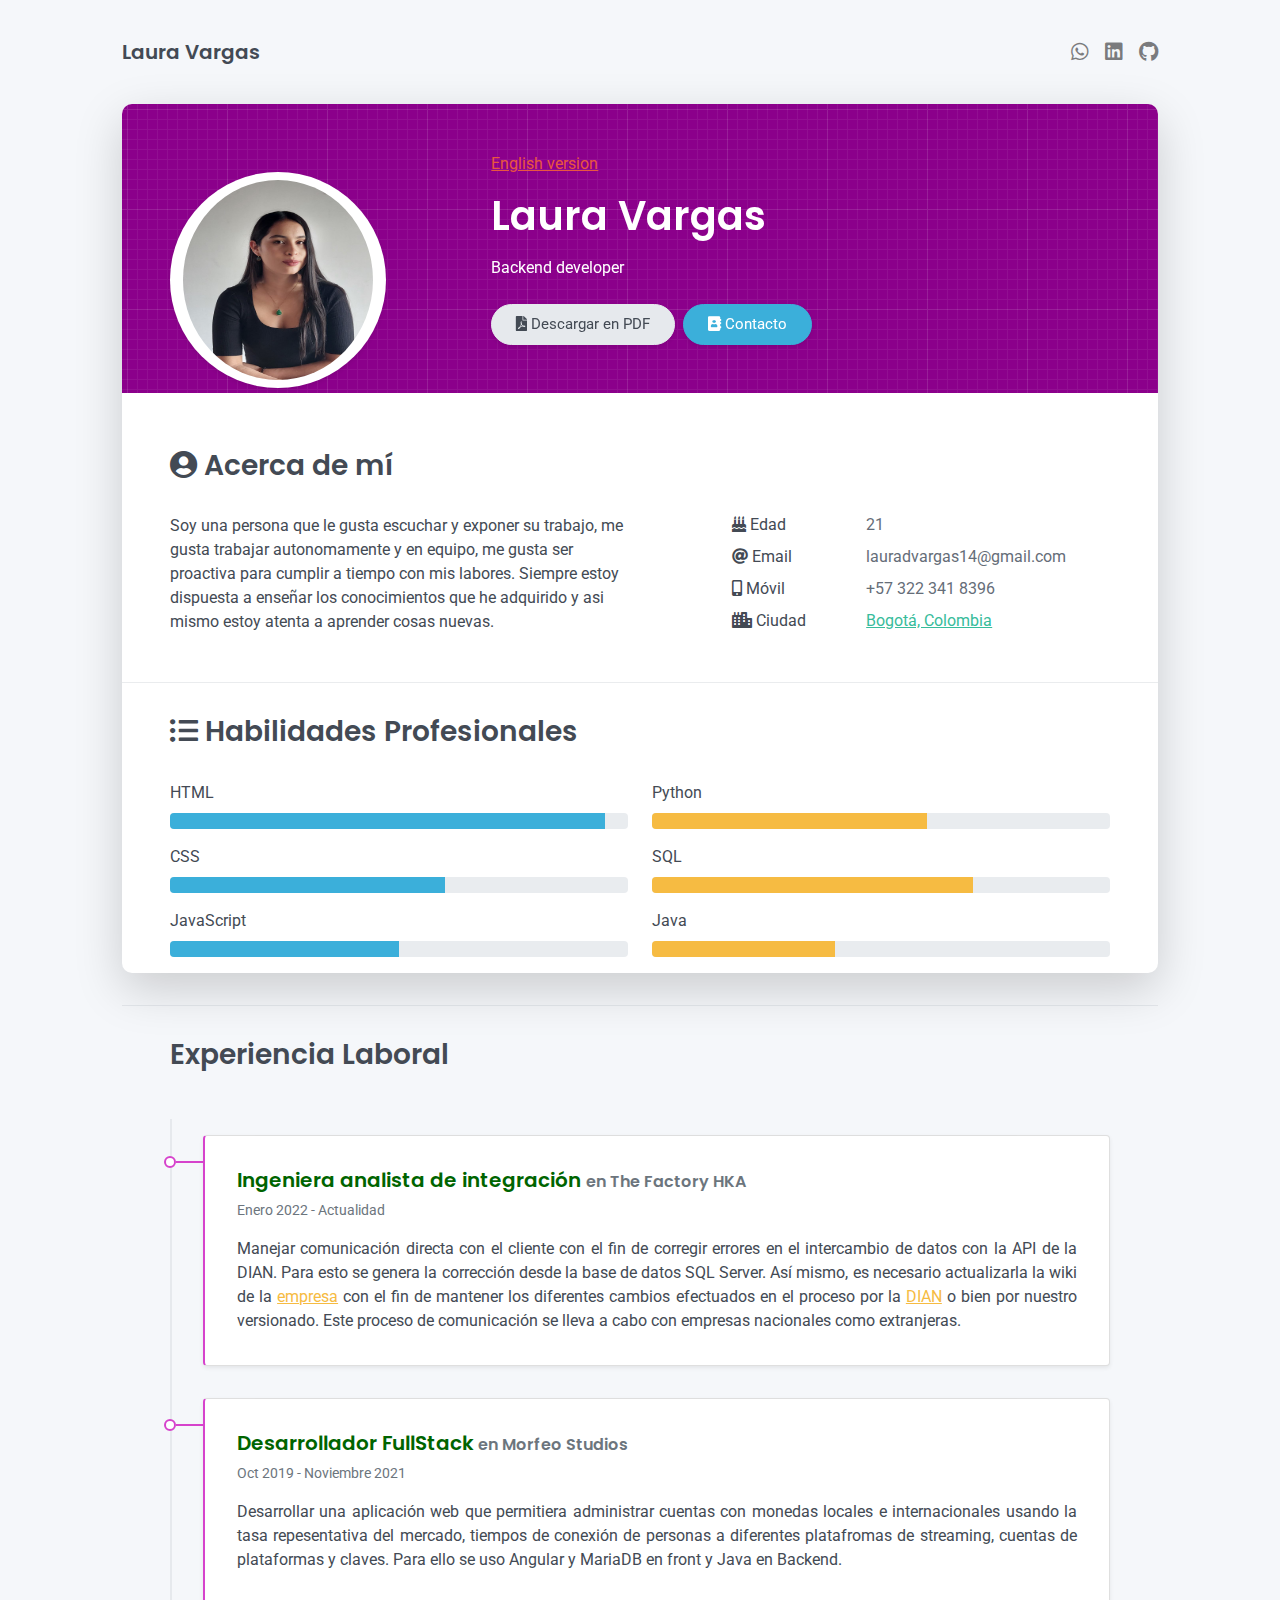
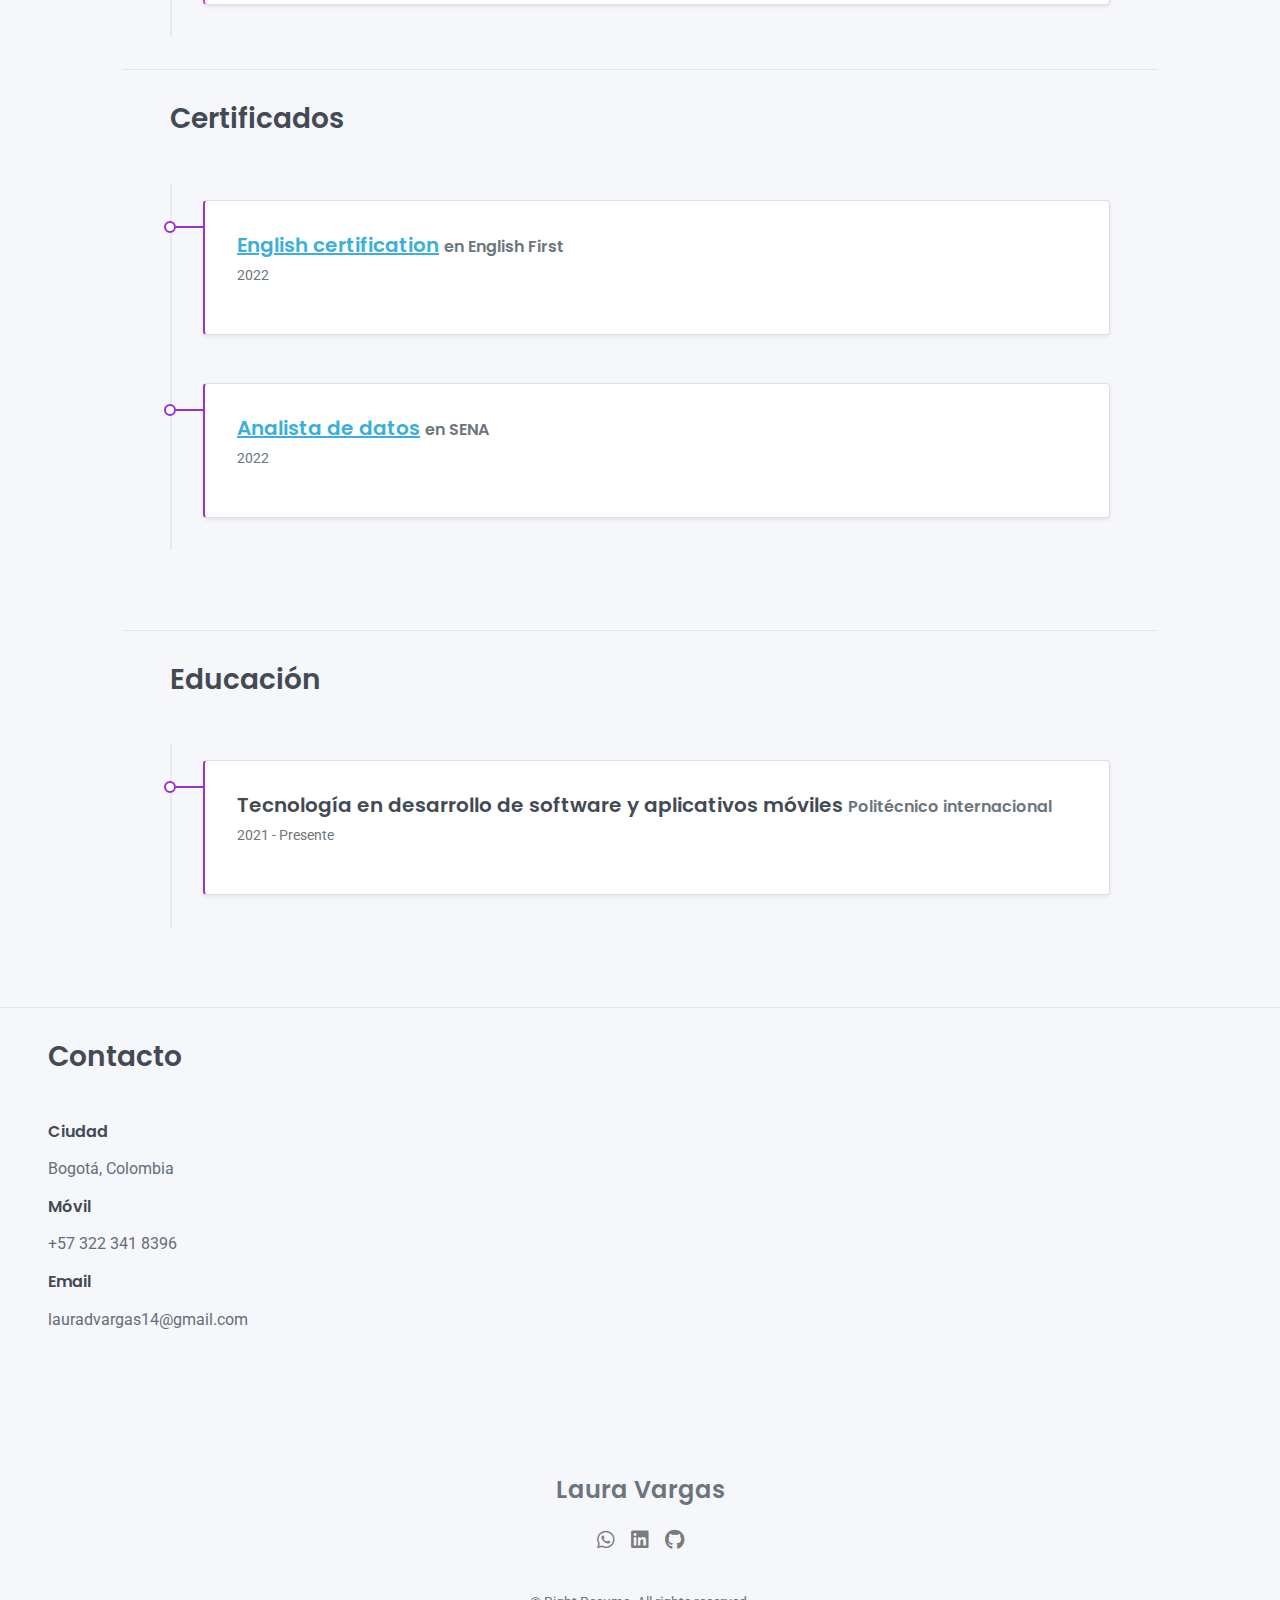
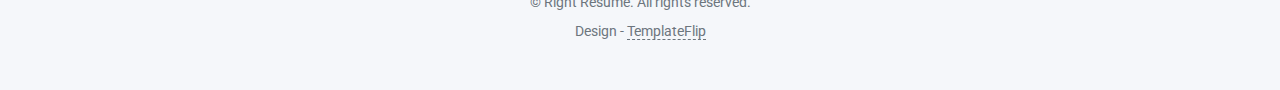
<file: index.html>
<!DOCTYPE html>
<html lang="es">

<head>
  <meta charset="UTF-8">
  <meta http-equiv="X-UA-Compatible" content="IE=edge">
  <meta name="viewport" content="width=device-width, initial-scale=1">
  <title>Curriculum Vitae</title>
  <link rel="preconnect" href="https://fonts.gstatic.com" crossorigin="crossorigin" />
  <link rel="preload" as="style"
    href="https://fonts.googleapis.com/css2?family=Poppins:wght@600&amp;family=Roboto:wght@300;400;500;700&amp;display=swap" />
  <link rel="stylesheet"
    href="https://fonts.googleapis.com/css2?family=Poppins:wght@600&amp;family=Roboto:wght@300;400;500;700&amp;display=swap"
    media="print" onload="this.media='all'" />
  <noscript>
    <link rel="stylesheet"
      href="https://fonts.googleapis.com/css2?family=Poppins:wght@600&amp;family=Roboto:wght@300;400;500;700&amp;display=swap" />
  </noscript>
  <link href="./css/font-awesome/css/all.min.css?ver=1.2.0" rel="stylesheet">
  <link href="./css/bootstrap.min.css?ver=1.2.0" rel="stylesheet">
  <link href="./css/aos.css?ver=1.2.0" rel="stylesheet">
  <link href="./css/main.css?ver=1.2.0" rel="stylesheet">
  <noscript>
    <style type="text/css">
      [data-aos] {
        opacity: 1 !important;
        transform: translate(0) scale(1) !important;
      }
    </style>
  </noscript>
</head>

  <body
    id="top"
    data-aos-easing="ease"
    data-aos-duration="1000"
    data-aos-delay="0"
  >
    <header class="d-print-none">
      <div class="container text-center text-lg-left">
        <div class="py-3 clearfix">
          <h1 class="site-title mb-0">Laura Vargas</h1>
          <div class="site-nav">
            <nav role="navigation">
              <ul class="nav justify-content-center">
                <li class="nav-item">
                  <a
                    class="nav-link"
                    target="_blank"
                    href="https://api.whatsapp.com/send?phone=573223418396&amp;text=Hola%20Laura,%20Me%20gustar%C3%ADa%20saber%20mas%20de%20tu%20trabajo"
                    title="WhatsApp"
                    ><i class="fab fa-whatsapp"></i
                    ><span class="menu-title sr-only">WhatsApp</span></a
                  >
                </li>
                <li class="nav-item">
                  <a
                    class="nav-link"
                    target="_blank"
                    href="https://www.linkedin.com/in/lauradvargas/"
                    title="Linkedin"
                    ><i class="fab fa-linkedin"></i
                    ><span class="menu-title sr-only">Linkedin</span></a
                  >
                </li>
                <li class="nav-item">
                  <a
                    class="nav-link"
                    target="_blank"
                    href="https://github.com/devlauraV"
                    title="Github"
                    ><i class="fab fa-github"></i
                    ><span class="menu-title sr-only">Github</span></a
                  >
                </li>
              </ul>
            </nav>
          </div>
        </div>
      </div>
    </header>
    <div class="page-content">
      <div class="container">
        <div class="cover shadow-lg bg-white">
          <div class="cover-bg p-3 p-lg-4 text-white">
            <div class="row">
              <div class="col-lg-4 col-md-5">
                <div class="avatar hover-effect bg-white shadow-sm p-1">
                  <img
                    src="./images/avatar.jpg"
                    width="190"
                    height="200"
                  />
                </div>
              </div>
              <div class="col-lg-8 col-md-7 text-center text-md-start">
                <p>
                  <a
                    href="./index_en.html"
                    class="link-danger"
                    >English version</a
                  >
                </p>
                <h2
                  class="h1 mt-2 aos-init aos-animate"
                  data-aos="fade-left"
                  data-aos-delay="0"
                >
                  Laura Vargas
                </h2>
                <p
                  data-aos="fade-left"
                  data-aos-delay="100"
                  class="aos-init aos-animate"
                >
                  Backend developer
                </p>
                <div
                  class="d-print-none aos-init aos-animate"
                  data-aos="fade-left"
                  data-aos-delay="200"
                >
                  <a
                    class="btn btn-light text-dark shadow-sm mt-1 me-1"
                    href="#"
                    target="_blank"
                    ><i class="fas fa-file-pdf"></i> Descargar en PDF</a
                  ><a
                    class="btn btn-info shadow-sm mt-1"
                    href="#contact"
                    ><i class="fas fa-address-book"></i> Contacto</a
                  >
                </div>
              </div>
            </div>
          </div>
          <div class="about-section pt-4 px-3 px-lg-4 mt-1">
            <div class="row">
              <div class="col-md-6">
                <h2 class="h3 mb-3">
                  <i class="fas fa-user-circle"></i> Acerca de mí
                </h2>
                <p>
                  Soy una persona que le gusta escuchar y exponer su trabajo, me
                  gusta trabajar autonomamente y en equipo, me gusta ser
                  proactiva para cumplir a tiempo con mis labores. Siempre estoy
                  dispuesta a enseñar los conocimientos que he adquirido y asi
                  mismo estoy atenta a aprender cosas nuevas.
                </p>
              </div>
              <div class="col-md-5 offset-md-1">
                <br /><br />
                <div class="row mt-2">
                  <div class="col-sm-4">
                    <div class="pb-1">
                      <i class="fas fa-birthday-cake"></i> Edad
                    </div>
                  </div>
                  <div class="col-sm-8">
                    <div class="pb-1 text-secondary">21</div>
                  </div>
                  <div class="col-sm-4">
                    <div class="pb-1"><i class="fas fa-at"></i> Email</div>
                  </div>
                  <div class="col-sm-8">
                    <div class="pb-1 text-secondary">
                      lauradvargas14@gmail.com
                    </div>
                  </div>
                  <div class="col-sm-4">
                    <div class="pb-1">
                      <i class="fas fa-mobile-alt"></i> Móvil
                    </div>
                  </div>
                  <div class="col-sm-8">
                    <div class="pb-1 text-secondary">+57 322 341 8396</div>
                  </div>
                  <div class="col-sm-4">
                    <div class="pb-1"><i class="fas fa-city"></i> Ciudad</div>
                  </div>
                  <div class="col-sm-8">
                    <div class="pb-1 text-secondary">
                      <a
                        target="_blank"
                        href="https://www.openstreetmap.org/#map=15/4.6664/-74.1172"
                        class="link-success"
                        >Bogotá, Colombia</a
                      >
                    </div>
                  </div>
                </div>
              </div>
            </div>
          </div>
          <hr class="d-print-none" />
          <div class="skills-section px-3 px-lg-4">
            <h2 class="h3 mb-3">
              <i class="fas fa-list-ul"></i> Habilidades Profesionales
            </h2>
            <div class="row">
              <div class="col-md-6">
                <div class="mb-2"><span>HTML</span>
                  <div class="progress my-1">
                    <div class="progress-bar bg-info" role="progressbar" data-aos="zoom-in-right" data-aos-delay="100"
                      data-aos-anchor=".skills-section" style="width: 95%" aria-valuenow="95" aria-valuemin="0"
                      aria-valuemax="100"></div>
                  </div>
                </div>
                <div class="mb-2"><span>CSS</span>
                  <div class="progress my-1">
                    <div class="progress-bar bg-info" role="progressbar" data-aos="zoom-in-right" data-aos-delay="200"
                      data-aos-anchor=".skills-section" style="width: 60%" aria-valuenow="75" aria-valuemin="0"
                      aria-valuemax="100"></div>
                  </div>
                </div>
                <div class="mb-2"><span>JavaScript</span>
                  <div class="progress my-1">
                    <div class="progress-bar bg-info" role="progressbar" data-aos="zoom-in-right" data-aos-delay="300"
                      data-aos-anchor=".skills-section" style="width: 50%" aria-valuenow="85" aria-valuemin="0"
                      aria-valuemax="100"></div>
                  </div>
                </div>
              </div>
              <div class="col-md-6">
                <div class="mb-2"><span>Python</span>
                  <div class="progress my-1">
                    <div class="progress-bar bg-warning" role="progressbar" data-aos="zoom-in-right" data-aos-delay="400"
                      data-aos-anchor=".skills-section" style="width: 60%" aria-valuenow="80" aria-valuemin="0"
                      aria-valuemax="100">
                    </div>
                  </div>
                </div>
              <div class="mb-2"><span>SQL</span>
                <div class="progress my-1">
                  <div class="progress-bar bg-warning" role="progressbar" data-aos="zoom-in-right" data-aos-delay="500"
                    data-aos-anchor=".skills-section" style="width: 70%" aria-valuenow="75" aria-valuemin="0"
                    aria-valuemax="100"></div>
                </div>
              </div>
            <div class="mb-2"><span>Java</span>
              <div class="progress my-1">
                <div class="progress-bar bg-warning" role="progressbar" data-aos="zoom-in-right" data-aos-delay="600"
                  data-aos-anchor=".skills-section" style="width: 40%" aria-valuenow="90" aria-valuemin="0"
                  aria-valuemax="100"></div>
              </div>
            </div>
                </div>
              </div>
            </div>
          </div>
          <hr class="d-print-none" />
          <div class="work-experience-section px-3 px-lg-4">
            <h2 class="h3 mb-4">Experiencia Laboral</h2>
            <div class="timeline">
              <div class="timeline-card timeline-card-primary card shadow-sm">
                <div class="card-body">
                  <div class="h5 mb-1 texto-color">
                    Ingeniera analista de integración
                    <span class="text-muted h6">en The Factory HKA </span>
                  </div>
                  <div class="text-muted text-small mb-2">
                    Enero 2022 - Actualidad
                  </div>
                  <div style="text-align: justify">
                    Manejar comunicación directa con el cliente con el fin de
                    corregir errores en el intercambio de datos con la API de la
                    DIAN. Para esto se genera la corrección desde la base de
                    datos SQL Server. Así mismo, es necesario actualizarla la
                    wiki de la
                    <a
                      target="_blank"
                      href="https://felcowiki.thefactoryhka.com.co/index.php/P%C3%A1gina_principal"
                      class="link-warning"
                      >empresa</a
                    >
                    con el fin de mantener los diferentes cambios efectuados en
                    el proceso por la
                    <a
                      target="_blank"
                      href="https://www.dian.gov.co/"
                      class="link-warning"
                      >DIAN</a
                    >
                    o bien por nuestro versionado. Este proceso de comunicación
                    se lleva a cabo con empresas nacionales como extranjeras.
                  </div>
                </div>
              </div>
              <div class="timeline-card timeline-card-primary card shadow-sm">
                <div class="card-body">
                  <div class="h5 mb-1 texto-color">
                    Desarrollador FullStack
                    <span class="text-muted h6">en Morfeo Studios</span>
                  </div>
                  <div class="text-muted text-small mb-2">
                    Oct 2019 - Noviembre 2021
                  </div>
                  <div style="text-align: justify">
                    Desarrollar una aplicación web que permitiera administrar
                    cuentas con monedas locales e internacionales usando la tasa
                    repesentativa del mercado, tiempos de conexión de personas a
                    diferentes platafromas de streaming, cuentas de plataformas
                    y claves. Para ello se uso Angular y MariaDB en front y Java
                    en Backend.
                  </div>
                </div>
              </div>
            </div>
          </div>
          <hr class="d-print-none" />
          <div class="page-break"></div>
          <div class="education-section px-3 px-lg-4 pb-4">
            <h2 class="h3 mb-4">Certificados</h2>
            <div class="timeline">
              <div class="timeline-card timeline-card-success card shadow-sm">
                <div class="card-body">
                  <div class="h5 mb-1">
                    <a
                      target="_blank"
                      href="https://www.efset.org/cert/scnsDz"
                      class="link-info"
                      >English certification</a
                    >
                    <span class="text-muted h6">en English First</span>
                  </div>
                  <div class="text-muted text-small mb-2">2022</div>
                </div>
              </div>
            </div>
            <div class="timeline">
              <div class="timeline-card timeline-card-success card shadow-sm">
                <div class="card-body">
                  <div class="h5 mb-1">
                    <a
                      target="_blank"
                      href="https://badgr.com/public/assertions/34AfOCGpRKC0_RLdVR9Nww"
                      class="link-info"
                      >Analista de datos</a
                    >
                    <span class="text-muted h6">en SENA</span>
                  </div>
                  <div class="text-muted text-small mb-2">2022</div>
                </div>
              </div>
            </div>
          </div>
          <hr class="d-print-none" />
          <div class="page-break"></div>
          <div class="education-section px-3 px-lg-4 pb-4">
            <h2 class="h3 mb-4">Educación</h2>
            <div class="timeline">
              <div class="timeline-card timeline-card-success card shadow-sm">
                <div class="card-body">
                  <div class="h5 mb-1">
                    Tecnología en desarrollo de software y aplicativos móviles
                    <span class="text-muted h6">
                      Politécnico internacional</span
                    >
                  </div>
                  <div class="text-muted text-small mb-2">2021 - Presente</div>
                </div>
              </div>
            </div>
          </div>
        </div>
        <hr class="d-print-none" />
        <div class="contant-section px-3 px-lg-4 pb-4" id="contact">
          <h2 class="h3 text mb-3">Contacto</h2>
          <div class="row">
            <div class="col">
              <div class="mt-2">
                <h3 class="h6">Ciudad</h3>
                <div class="pb-2 text-secondary">Bogotá, Colombia</div>
                <h3 class="h6">Móvil</h3>
                <div class="pb-2 text-secondary">+57 322 341 8396</div>
                <h3 class="h6">Email</h3>
                <div class="pb-2 text-secondary">lauradvargas14@gmail.com</div>
              </div>
            </div>
            <div class="col d-none d-print-block">
              <div class="mt-2">
                <div>
                  <div class="mb-2">
                    <div class="text-dark">
                      <i class="fab fa-linkedin mr-1"></i
                      ><span>https://www.linkedin.com/templateflip</span>
                    </div>
                  </div>
                  <div class="mb-2">
                    <div class="text-dark">
                      <i class="fab fa-github mr-1"></i
                      ><span>https://github.com/templateflip</span>
                    </div>
                  </div>
                </div>
              </div>
            </div>
          </div>
        </div>
      </div>
    </div>

    <footer class="pt-4 pb-4 text-muted text-center d-print-none">
      <div class="container">
        <div class="my-3">
          <div class="h4">Laura Vargas</div>
          <div class="footer-nav">
            <nav role="navigation">
              <ul class="nav justify-content-center">
                <li class="nav-item">
                  <a
                    class="nav-link"
                    target="_blank"
                    href="https://api.whatsapp.com/send?phone=573223418396&amp;text=Hola%20Laura,%20Me%20gustar%C3%ADa%20saber%20mas%20de%20tu%20trabajo"
                    title="WhatsApp"
                    ><i class="fab fa-whatsapp"></i
                    ><span class="menu-title sr-only">WhatsApp</span></a
                  >
                </li>
                <li class="nav-item">
                  <a
                    class="nav-link"
                    target="_blank"
                    href="https://www.linkedin.com/in/lauradvargas/"
                    title="linkedin"
                    ><i class="fab fa-linkedin"></i
                    ><span class="menu-title sr-only">linkedin</span></a
                  >
                </li>
                <li class="nav-item">
                  <a
                    class="nav-link"
                    target="_blank"
                    href="https://github.com/devlauraV"
                    title="Github"
                    ><i class="fab fa-github"></i
                    ><span class="menu-title sr-only">Github</span></a
                  >
                </li>
              </ul>
            </nav>
          </div>
        </div>
        <div class="text-small">
          <div class="mb-1">© Right Resume. All rights reserved.</div>
          <div>
            Design -
            <a target="_blank" href="https://templateflip.com/">TemplateFlip</a>
          </div>
        </div>
      </div>
    </footer>
    <script src="scripts/bootstrap.bundle.min.js?ver=1.2.0"></script>
    <script src="scripts/aos.js?ver=1.2.0"></script>
    <script src="scripts/main.js?ver=1.2.0"></script>
  </body>
</html>
</file>
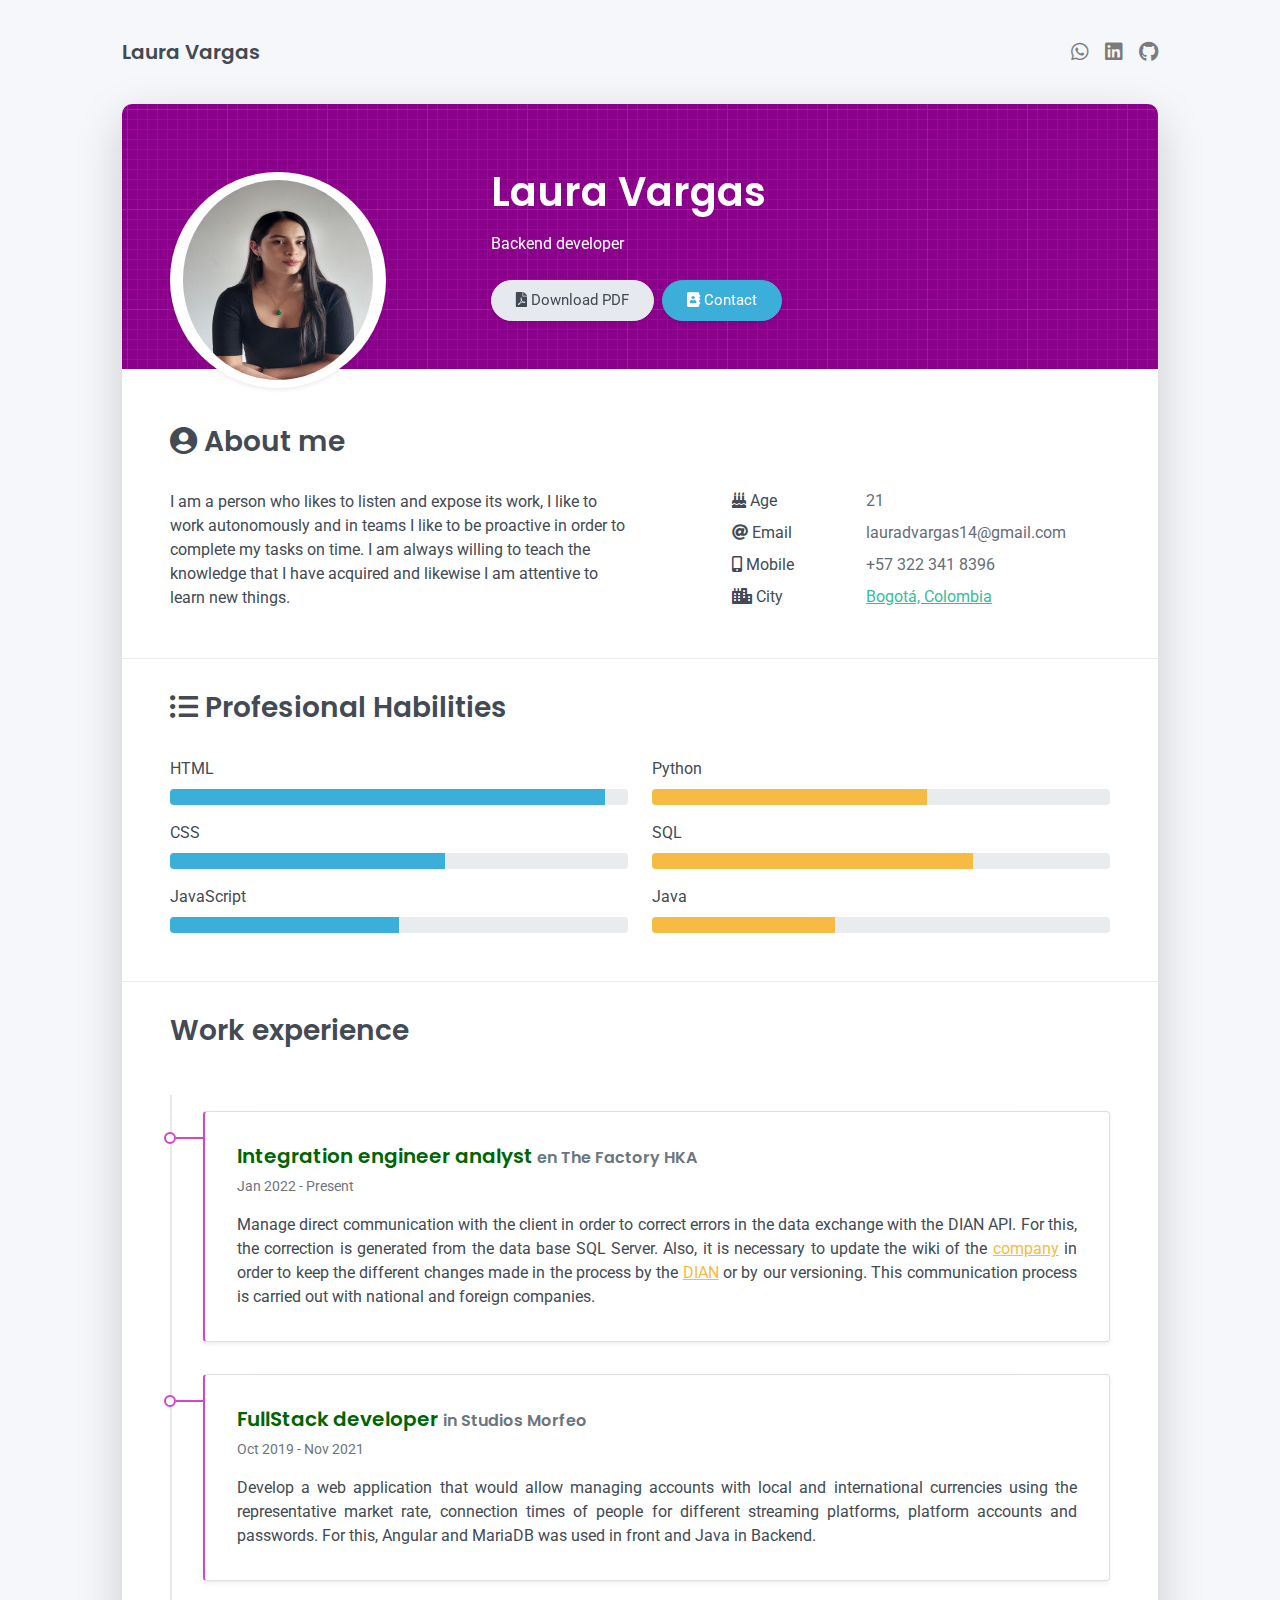
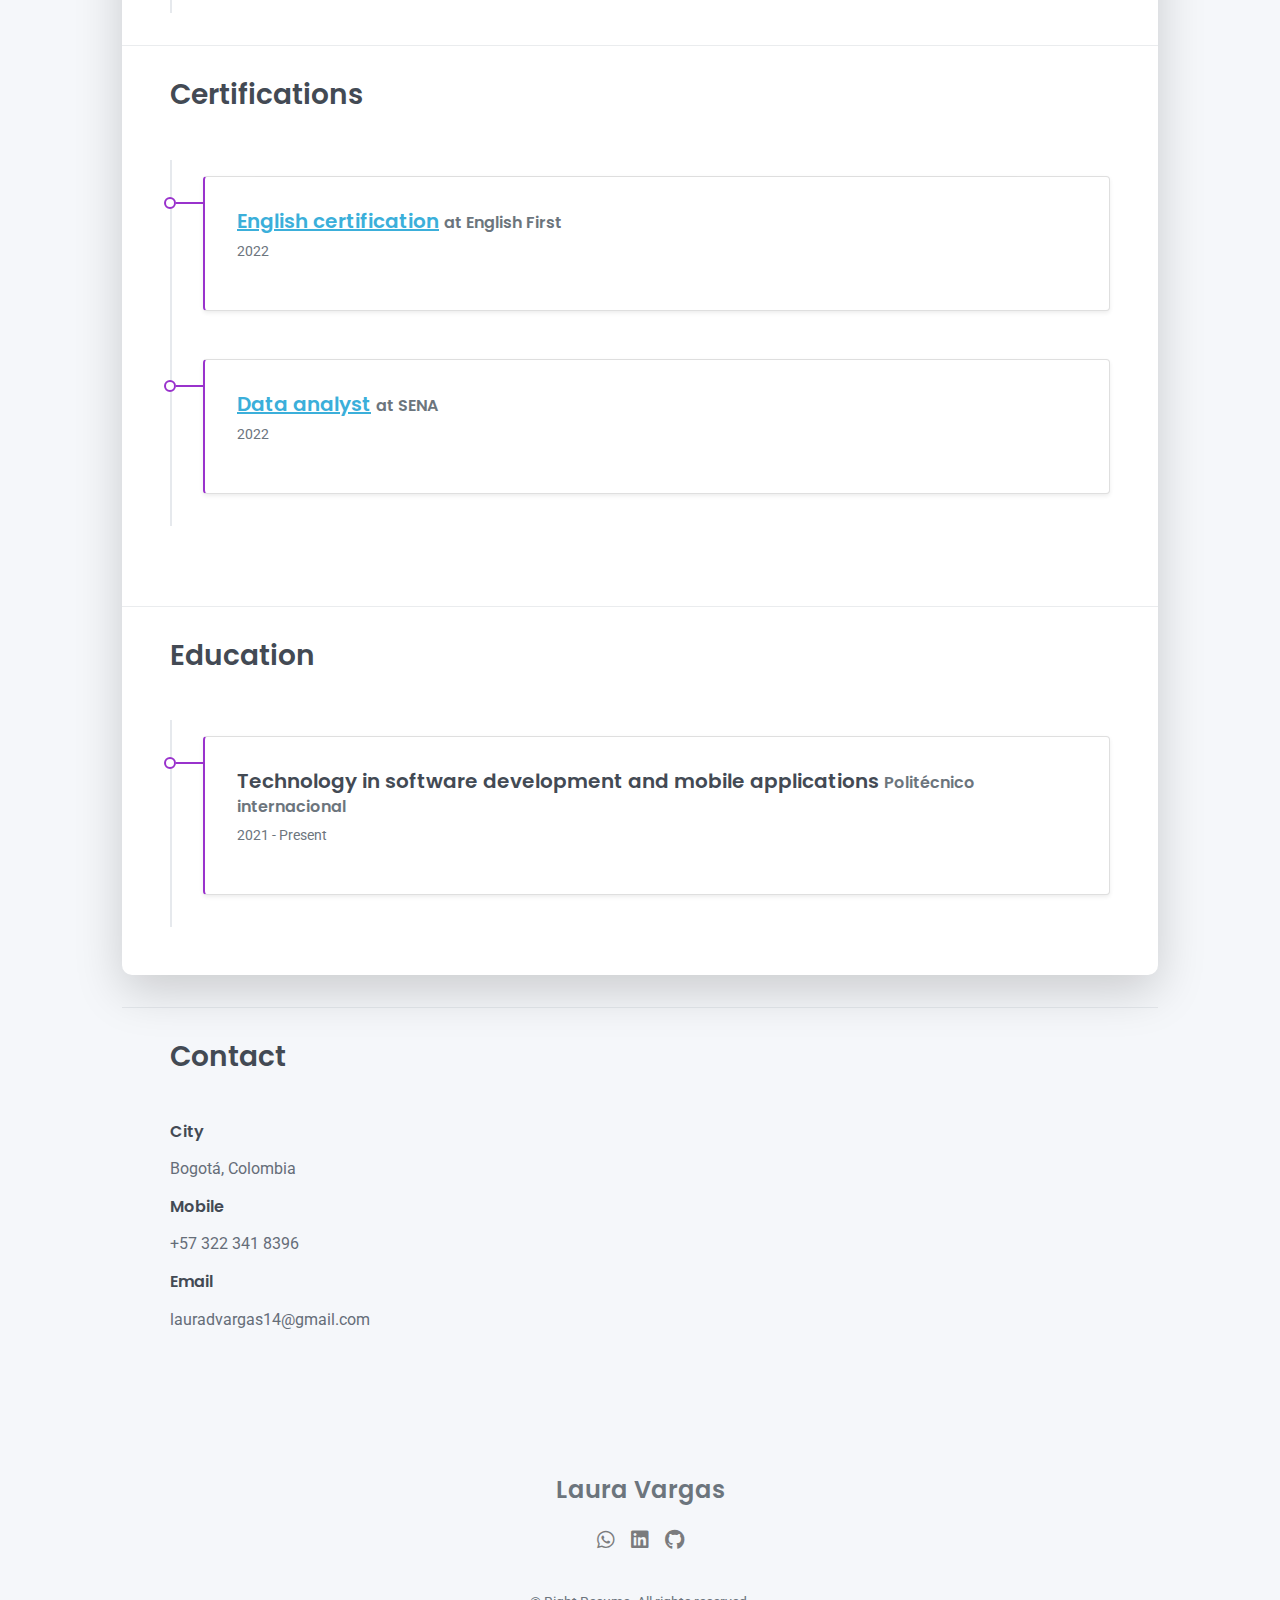
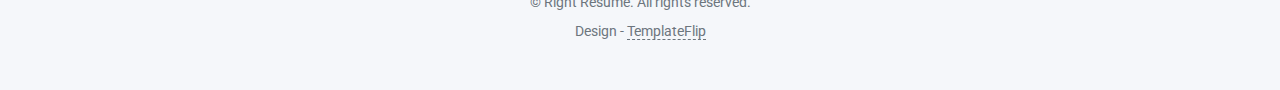
<file: index_en.html>
<!DOCTYPE html>
<html lang="en">

<head>
  <meta charset="UTF-8">
  <meta http-equiv="X-UA-Compatible" content="IE=edge">
  <meta name="viewport" content="width=device-width, initial-scale=1">
  <title>Curriculum Vitae</title>
  <link rel="preconnect" href="https://fonts.gstatic.com" crossorigin="crossorigin" />
  <link rel="preload" as="style"
    href="https://fonts.googleapis.com/css2?family=Poppins:wght@600&amp;family=Roboto:wght@300;400;500;700&amp;display=swap" />
  <link rel="stylesheet"
    href="https://fonts.googleapis.com/css2?family=Poppins:wght@600&amp;family=Roboto:wght@300;400;500;700&amp;display=swap"
    media="print" onload="this.media='all'" />
  <noscript>
    <link rel="stylesheet"
      href="https://fonts.googleapis.com/css2?family=Poppins:wght@600&amp;family=Roboto:wght@300;400;500;700&amp;display=swap" />
  </noscript>
  <link href="./css/font-awesome/css/all.min.css?ver=1.2.0" rel="stylesheet">
  <link href="./css/bootstrap.min.css?ver=1.2.0" rel="stylesheet">
  <link href="./css/aos.css?ver=1.2.0" rel="stylesheet">
  <link href="./css/main.css?ver=1.2.0" rel="stylesheet">
  <noscript>
    <style type="text/css">
      [data-aos] {
        opacity: 1 !important;
        transform: translate(0) scale(1) !important;
      }
    </style>
  </noscript>
</head>

<body id="top">
  <header class="d-print-none">
    <div class="container text-center text-lg-left">
      <div class="py-3 clearfix">
        <h1 class="site-title mb-0">Laura Vargas</h1>
        <div class="site-nav">
          <nav role="navigation">
            <ul class="nav justify-content-center">
              <li class="nav-item"><a class="nav-link"
                  target="_blank" href="https://api.whatsapp.com/send?phone=573223418396&text=Hello%20Laura,%20I%20would%20like%20to%20know%20more%20about%20your%20job"
                  title="WhatsApp"><i class="fab fa-whatsapp"></i><span class="menu-title sr-only">WhatsApp</span></a>
              </li>
              <li class="nav-item"><a class="nav-link" target="_blank" href="https://www.linkedin.com/in/lauradvargas/"
                  title="Linkedin"><i class="fab fa-linkedin"></i><span class="menu-title sr-only">Linkedin</span></a>
              </li>
              <li class="nav-item"><a class="nav-link" target="_blank" href="https://github.com/devlauraV" title="Github"><i
                    class="fab fa-github"></i><span class="menu-title sr-only">Github</span></a>
              </li>
            </ul>
          </nav>
        </div>
      </div>
    </div>
  </header>
  <div class="page-content">
    <div class="container">
      <div class="cover shadow-lg bg-white">
        <div class="cover-bg p-3 p-lg-4 text-white">
          <div class="row">
            <div class="col-lg-4 col-md-5">
              <div class="avatar hover-effect bg-white shadow-sm p-1"><img src="images/avatar.jpg" width="190"
                  height="200" /></div>
            </div>
            <div class="col-lg-8 col-md-7 text-center text-md-start">
              <h2 class="h1 mt-2" data-aos="fade-left" data-aos-delay="0">Laura Vargas</h2>
              <p data-aos="fade-left" data-aos-delay="100">Backend developer</p>
              <div class="d-print-none" data-aos="fade-left" data-aos-delay="200">
                <a class="btn btn-light text-dark shadow-sm mt-1 me-1"
                  href="#" target="_blank"><i
                    class="fas fa-file-pdf"></i> Download PDF</a><a class="btn btn-info shadow-sm mt-1" href="#contact"><i
                    class="fas fa-address-book"></i> Contact</a>
              </div>
            </div>
          </div>
        </div>
        <div class="about-section pt-4 px-3 px-lg-4 mt-1">
          <div class="row">
            <div class="col-md-6">
              <h2 class="h3 mb-3"><i class="fas fa-user-circle"></i> About me </h2>
              <p>I am a person who likes to listen and expose its work, I like to work autonomously and in teams I like to be proactive 
                in order to complete my tasks on time. I am always willing to teach the knowledge that I have acquired and likewise I 
                am attentive to learn new things.</p>
            </div>
            <div class="col-md-5 offset-md-1">
              <br><br>
              <div class="row mt-2">
                <div class="col-sm-4">
                  <div class="pb-1"><i class="fas fa-birthday-cake"></i> Age</div>
                </div>
                <div class="col-sm-8">
                  <div class="pb-1 text-secondary">21</div>
                </div>
                <div class="col-sm-4">
                  <div class="pb-1"><i class="fas fa-at"></i> Email</div>
                </div>
                <div class="col-sm-8">
                  <div class="pb-1 text-secondary">lauradvargas14@gmail.com</div>
                </div>
                <div class="col-sm-4">
                  <div class="pb-1"><i class="fas fa-mobile-alt"></i> Mobile</div>
                </div>
                <div class="col-sm-8">
                  <div class="pb-1 text-secondary">+57 322 341 8396</div>
                </div>
                <div class="col-sm-4">
                  <div class="pb-1"><i class="fas fa-city"></i> City</div>
                </div>
                <div class="col-sm-8">
                  <div class="pb-1 text-secondary"><a
                      target="_blank" href="https://www.openstreetmap.org/#map=15/4.6664/-74.1172"class="link-success">Bogot&aacute;, Colombia</a> </div>
                </div>
              </div>
            </div>
          </div>
        </div>
        <hr class="d-print-none" />
        <div class="skills-section px-3 px-lg-4">
          <h2 class="h3 mb-3"><i class="fas fa-list-ul"></i> Profesional Habilities</h2>
          <div class="row">
            <div class="col-md-6">
              <div class="mb-2"><span>HTML</span>
                <div class="progress my-1">
                  <div class="progress-bar bg-info" role="progressbar" data-aos="zoom-in-right" data-aos-delay="100"
                    data-aos-anchor=".skills-section" style="width: 95%" aria-valuenow="95" aria-valuemin="0"
                    aria-valuemax="100"></div>
                </div>
              </div>
              <div class="mb-2"><span>CSS</span>
                <div class="progress my-1">
                  <div class="progress-bar bg-info" role="progressbar" data-aos="zoom-in-right" data-aos-delay="200"
                    data-aos-anchor=".skills-section" style="width: 60%" aria-valuenow="75" aria-valuemin="0"
                    aria-valuemax="100"></div>
                </div>
              </div>
              <div class="mb-2"><span>JavaScript</span>
                <div class="progress my-1">
                  <div class="progress-bar bg-info" role="progressbar" data-aos="zoom-in-right" data-aos-delay="300"
                    data-aos-anchor=".skills-section" style="width: 50%" aria-valuenow="85" aria-valuemin="0"
                    aria-valuemax="100"></div>
                </div>
              </div>
            </div>
            <div class="col-md-6">
              <div class="mb-2"><span>Python</span>
                <div class="progress my-1">
                  <div class="progress-bar bg-warning" role="progressbar" data-aos="zoom-in-right" data-aos-delay="400"
                    data-aos-anchor=".skills-section" style="width: 60%" aria-valuenow="80" aria-valuemin="0"
                    aria-valuemax="100">
                  </div>
                </div>
              </div>
            <div class="mb-2"><span>SQL</span>
              <div class="progress my-1">
                <div class="progress-bar bg-warning" role="progressbar" data-aos="zoom-in-right" data-aos-delay="500"
                  data-aos-anchor=".skills-section" style="width: 70%" aria-valuenow="75" aria-valuemin="0"
                  aria-valuemax="100"></div>
              </div>
            </div>
          <div class="mb-2"><span>Java</span>
            <div class="progress my-1">
              <div class="progress-bar bg-warning" role="progressbar" data-aos="zoom-in-right" data-aos-delay="600"
                data-aos-anchor=".skills-section" style="width: 40%" aria-valuenow="90" aria-valuemin="0"
                aria-valuemax="100"></div>
            </div>
          </div>
      </div>
    </div>
  </div>
  <hr class="d-print-none" />
  <div class="work-experience-section px-3 px-lg-4">
    <h2 class="h3 mb-4">Work experience</h2>
    <div class="timeline">
      <div class="timeline-card timeline-card-primary card shadow-sm">
        <div class="card-body">
          <div class="h5 mb-1 texto-color">Integration engineer analyst<span class="text-muted h6"> en The Factory HKA
          </span></div>
          <div class="text-muted text-small mb-2">Jan 2022 - Present</div>
          <div style="text-align: justify;">
            Manage direct communication with the client in order to correct errors in the
            data exchange with the DIAN API. For this, the correction is generated from the data base
            SQL Server. Also, it is necessary to update the wiki of the <a target="_blank" href="https://felcowiki.thefactoryhka.com.co/index.php/P%C3%A1gina_principal"class="link-warning">company</a> 
            in order to keep the different changes made in the process by the <a target="_blank" href="https://www.dian.gov.co/"class="link-warning">DIAN</a> or by our versioning. 
            This communication process is carried out with national and foreign companies.
          </div>
        </div>
      </div>
      <div class="timeline-card timeline-card-primary card shadow-sm">
        <div class="card-body">
          <div class="h5 mb-1 texto-color">FullStack developer <span class="text-muted h6">in Studios Morfeo</span></div>
          <div class="text-muted text-small mb-2">Oct 2019 - Nov 2021</div>
          <div style="text-align: justify;">Develop a web application that would allow managing
            accounts with local and international currencies using the representative market rate, connection times
            of people for different streaming platforms, platform accounts and passwords. For this, Angular and MariaDB was used
            in front and Java in Backend.
          </div>
        </div>
      </div>
    </div>
  </div>
  <hr class="d-print-none" />
  <div class="page-break"></div>
  <div class="education-section px-3 px-lg-4 pb-4">
    <h2 class="h3 mb-4">Certifications</h2>
    <div class="timeline">
      <div class="timeline-card timeline-card-success card shadow-sm">
        <div class="card-body">
          <div class="h5 mb-1"><a target="_blank" href="https://www.efset.org/cert/scnsDz"class="link-info">English certification</a>
            <span class="text-muted h6">at English First</span>
          </div>
          <div class="text-muted text-small mb-2">2022</div>
        </div>
      </div>
    </div>
    <div class="timeline">
      <div class="timeline-card timeline-card-success card shadow-sm">
        <div class="card-body">
          <div class="h5 mb-1"><a target="_blank" href="https://badgr.com/public/assertions/34AfOCGpRKC0_RLdVR9Nww"class="link-info">Data analyst</a>
            <span class="text-muted h6">at SENA</span>
          </div>
          <div class="text-muted text-small mb-2">2022</div>
        </div>
      </div>
    </div>
  </div>
  <hr class="d-print-none" />
  <div class="page-break"></div>
  <div class="education-section px-3 px-lg-4 pb-4">
    <h2 class="h3 mb-4">Education</h2>
    <div class="timeline">
      <div class="timeline-card timeline-card-success card shadow-sm">
        <div class="card-body">
          <div class="h5 mb-1">Technology in software development and mobile applications <span class="text-muted h6">
              Polit&eacute;cnico internacional</span></div>
          <div class="text-muted text-small mb-2">2021 - Present</div>
        </div>
      </div>
    </div>
  </div>
  </div>
  <hr class="d-print-none" />
  <div class="contant-section px-3 px-lg-4 pb-4" id="contact">
    <h2 class="h3 text mb-3">Contact</h2>
    <div class="row">
      <div class="col">
        <div class="mt-2">
          <h3 class="h6">City</h3>
          <div class="pb-2 text-secondary">Bogot&aacute;, Colombia</div>
          <h3 class="h6">Mobile</h3>
          <div class="pb-2 text-secondary">+57 322 341 8396</div>
          <h3 class="h6">Email</h3>
          <div class="pb-2 text-secondary">lauradvargas14@gmail.com</div>
        </div>
      </div>
      <div class="col d-none d-print-block">
        <div class="mt-2">
          <div>
            <div class="mb-2">
              <div class="text-dark"><i
                  class="fab fa-linkedin mr-1"></i><span>https://www.linkedin.com/templateflip</span>
              </div>
            </div>
            <div class="mb-2">
              <div class="text-dark"><i class="fab fa-github mr-1"></i><span>https://github.com/templateflip</span>
              </div>
            </div>
          </div>
        </div>
      </div>
    </div>
  </div>
  </div>
  </div>
  </div>
  <footer class="pt-4 pb-4 text-muted text-center d-print-none">
    <div class="container">
      <div class="my-3">
        <div class="h4">Laura Vargas</div>
        <div class="footer-nav">
          <nav role="navigation">
            <ul class="nav justify-content-center">
              <li class="nav-item"><a class="nav-link"
                  target="_blank"href="https://api.whatsapp.com/send?phone=573223418396&text=Hello%20Laura,%20I%20would%20like%20to%20know%20more%20about%20your%20job"
                  title="WhatsApp"><i class="fab fa-whatsapp"></i><span class="menu-title sr-only">WhatsApp</span></a>
              </li>
              <li class="nav-item"><a class="nav-link" target="_blank" href="https://www.linkedin.com/in/lauradvargas/" title="linkedin"><i
                    class="fab fa-linkedin"></i><span class="menu-title sr-only">linkedin</span></a>
              </li>
              <li class="nav-item"><a class="nav-link" target="_blank" href="https://github.com/devlauraV" title="Github"><i
                    class="fab fa-github"></i><span class="menu-title sr-only">Github</span></a>
              </li>
            </ul>
          </nav>
        </div>
      </div>
      <div class="text-small">
        <div class="mb-1">&copy; Right Resume. All rights reserved.</div>
        <div>Design - <a target="_blank" href="https://templateflip.com/" target="_blank">TemplateFlip</a></div>
      </div>
    </div>
  </footer>
  <script src="scripts/bootstrap.bundle.min.js?ver=1.2.0"></script>
  <script src="scripts/aos.js?ver=1.2.0"></script>
  <script src="scripts/main.js?ver=1.2.0"></script>
</body>

</html>
</file>
<file: css/main.css>
/* Buttons */
/* Inputs */
/* Timeline custom component */

.texto-color{
  color:darkgreen;
}

.timeline {
  border-left: 2px solid #E6E9ED;
  padding: 1rem 0; }

.timeline-card {
  position: relative;
  margin-left: 31px;
  border-left: 2px solid;
  margin-bottom: 2rem; }

.timeline-card:last-child {
  margin-bottom: 1rem; }

.timeline-card:before {
  content: '';
  display: inline-block;
  position: absolute;
  background-color: #fff;
  border-radius: 10px;
  width: 12px;
  height: 12px;
  top: 20px;
  left: -41px;
  border: 2px solid;
  z-index: 2; }

.timeline-card:after {
  content: '';
  display: inline-block;
  position: absolute;
  background-color: currentColor;
  width: 29px;
  height: 2px;
  top: 25px;
  left: -29px;
  z-index: 1; }

.timeline-card-primary {
  border-left-color: rgb(214, 67, 204); }

.timeline-card-primary:before {
  border-color: rgb(214, 67, 204); }

.timeline-card-primary:after {
  background-color: rgb(214, 67, 204); }

.timeline-card-success {
  border-left-color: darkorchid; }

.timeline-card-success:before {
  border-color: darkorchid; }

.timeline-card-success:after {
  background-color: darkorchid; }

html {
  scroll-behavior: smooth; }

.site-title {
  font-size: 1.25rem;
  line-height: 2.5rem; }

.nav-link {
  padding: 0;
  font-size: 1.25rem;
  line-height: 2.5rem;
  color: rgba(0, 0, 0, 0.5); }

.nav-link:hover,
.nav-link:focus,
.active .nav-link {
  color: rgba(0, 0, 0, 0.8); }

.nav-item + .nav-item {
  margin-left: 1rem; }

.cover {
  border-radius: 10px; }

.cover-bg {
  background-color: darkmagenta;
  background-image: url("data:image/svg+xml,%3Csvg xmlns='http://www.w3.org/2000/svg' width='100' height='100' viewBox='0 0 100 100'%3E%3Cg fill-rule='evenodd'%3E%3Cg fill='%23ffffff' fill-opacity='0.12'%3E%3Cpath opacity='.5' d='M96 [base64] 0v-9h-9v9h9zm-10 0v-9h-9v9h9zm-10 0v-9h-9v9h9zm-10 0v-9h-9v9h9zm-10 0v-9h-9v9h9zm-10 0v-9h-9v9h9zm-10 0v-9h-9v9h9zm-10 0v-9h-9v9h9zm-9-10h9v-9h-9v9zm10 0h9v-9h-9v9zm10 0h9v-9h-9v9zm10 0h9v-9h-9v9zm10 0h9v-9h-9v9zm10 0h9v-9h-9v9zm10 0h9v-9h-9v9zm10 0h9v-9h-9v9zm9-10v-9h-9v9h9zm-10 0v-9h-9v9h9zm-10 0v-9h-9v9h9zm-10 0v-9h-9v9h9zm-10 0v-9h-9v9h9zm-10 0v-9h-9v9h9zm-10 0v-9h-9v9h9zm-10 0v-9h-9v9h9zm-9-10h9v-9h-9v9zm10 0h9v-9h-9v9zm10 0h9v-9h-9v9zm10 0h9v-9h-9v9zm10 0h9v-9h-9v9zm10 0h9v-9h-9v9zm10 0h9v-9h-9v9zm10 0h9v-9h-9v9zm9-10v-9h-9v9h9zm-10 0v-9h-9v9h9zm-10 0v-9h-9v9h9zm-10 0v-9h-9v9h9zm-10 0v-9h-9v9h9zm-10 0v-9h-9v9h9zm-10 0v-9h-9v9h9zm-10 0v-9h-9v9h9zm-9-10h9v-9h-9v9zm10 0h9v-9h-9v9zm10 0h9v-9h-9v9zm10 0h9v-9h-9v9zm10 0h9v-9h-9v9zm10 0h9v-9h-9v9zm10 0h9v-9h-9v9zm10 0h9v-9h-9v9zm9-10v-9h-9v9h9zm-10 0v-9h-9v9h9zm-10 0v-9h-9v9h9zm-10 0v-9h-9v9h9zm-10 0v-9h-9v9h9zm-10 0v-9h-9v9h9zm-10 0v-9h-9v9h9zm-10 0v-9h-9v9h9zm-9-10h9v-9h-9v9zm10 0h9v-9h-9v9zm10 0h9v-9h-9v9zm10 0h9v-9h-9v9zm10 0h9v-9h-9v9zm10 0h9v-9h-9v9zm10 0h9v-9h-9v9zm10 0h9v-9h-9v9z'/%3E%3Cpath d='M6 5V0H5v5H0v1h5v94h1V6h94V5H6z'/%3E%3C/g%3E%3C/g%3E%3C/svg%3E");
  border-radius: 10px 10px 0 0; }

.avatar {
  max-width: 216px;
  max-height: 216px;
  margin-top: 20px;
  text-align: center;
  margin-left: auto;
  margin-right: auto; 
  border-radius: 50%;
}

.avatar img {
  /* Safari 6.0 - 9.0 */
  filter: grayscale(10%);
  border-radius: 50%
}

footer a:not(.nav-link) {
  color: inherit;
  border-bottom: 1px dashed;
  text-decoration: none;
  cursor: pointer; }

@media (min-width: 48em) {
  .site-title {
    float: left; }
  .site-nav {
    float: right; }
  .avatar {
    margin-bottom: -80px;
    margin-left: 0; } }

@media print {
  body {
    background-color: #fff; }
  .container {
    width: auto;
    max-width: 100%;
    padding: 0; }
  .cover, .cover-bg {
    border-radius: 0; }
  .cover.shadow-lg {
    box-shadow: none !important; }
  .cover-bg {
    padding: 5rem !important;
    padding-bottom: 10px !important; }
  .avatar {
    margin-top: -10px; }
  .about-section {
    padding: 6.5rem 5rem 2rem !important; }
  .skills-section,
  .work-experience-section,
  .education-section,
  .contant-section {
    padding: 1.5rem 5rem 2rem !important; }
  .page-break {
    padding-top: 5rem;
    page-break-before: always; } }
</file>
